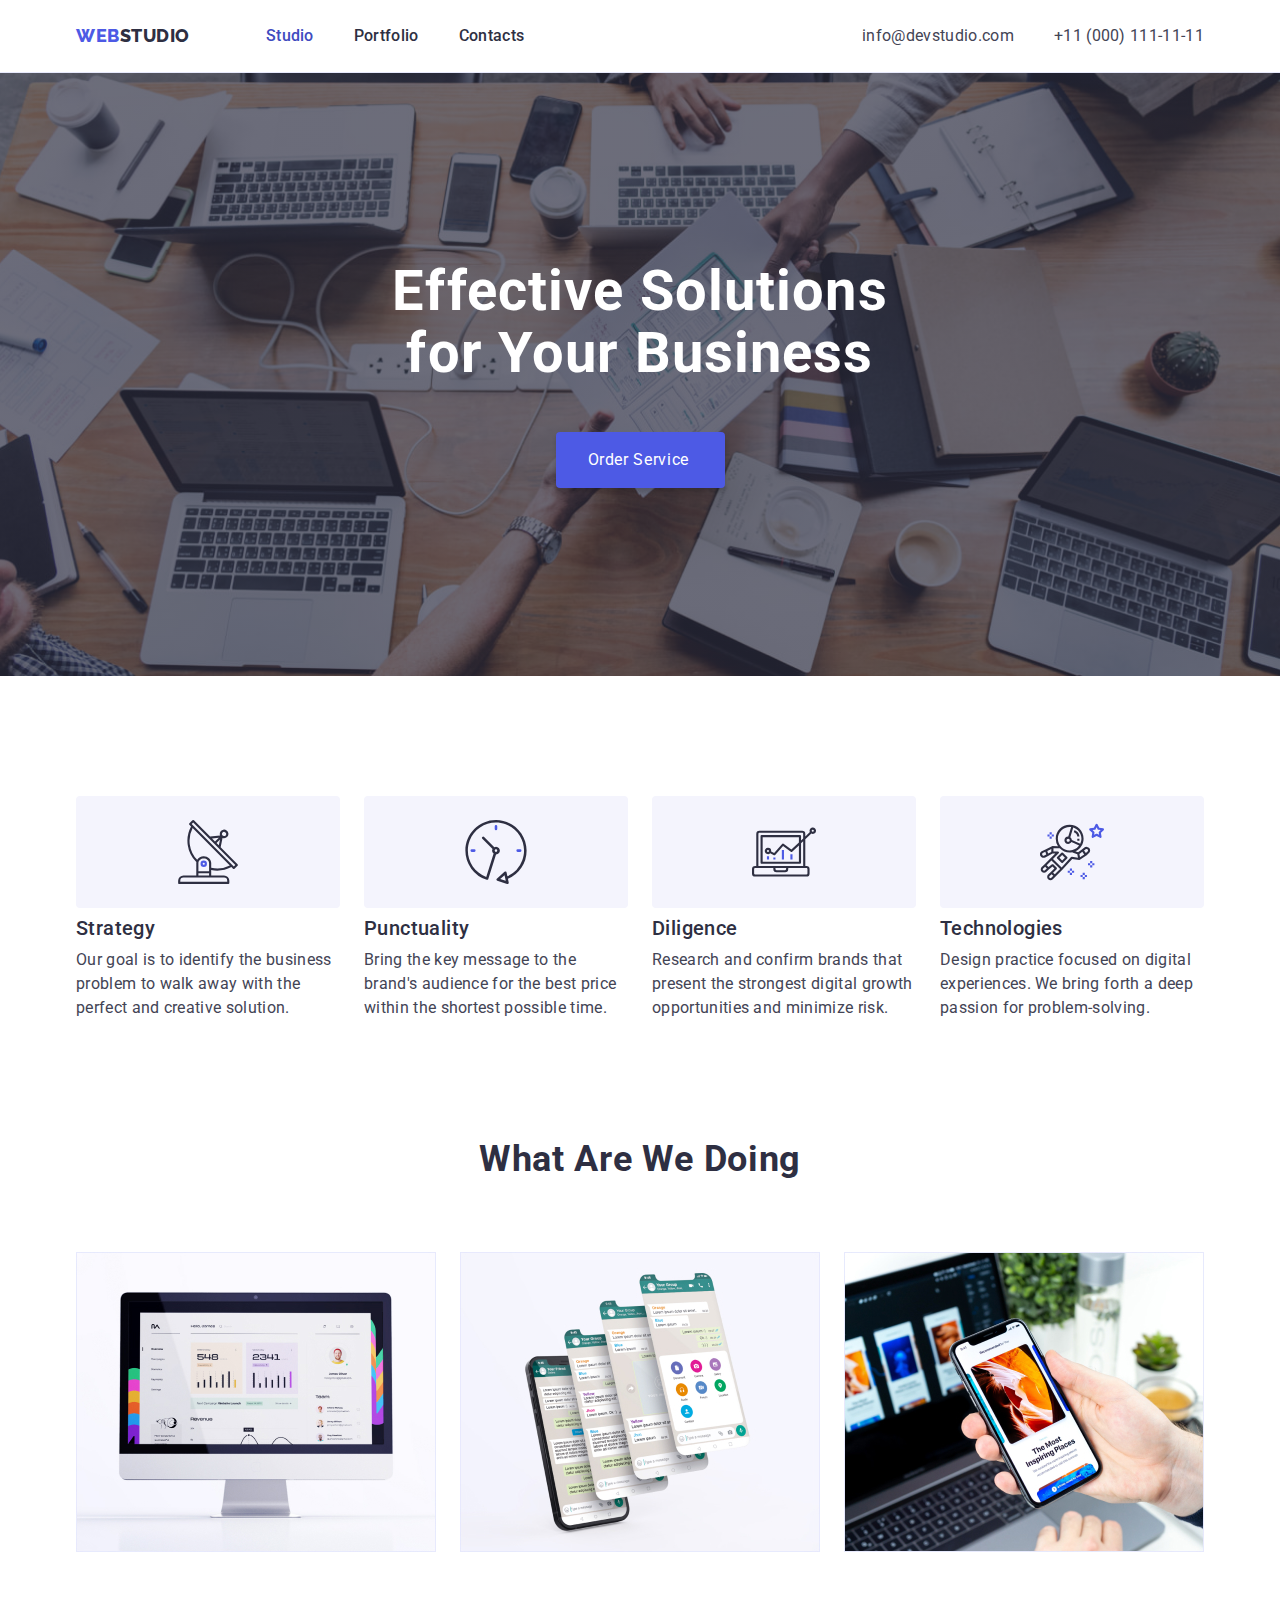
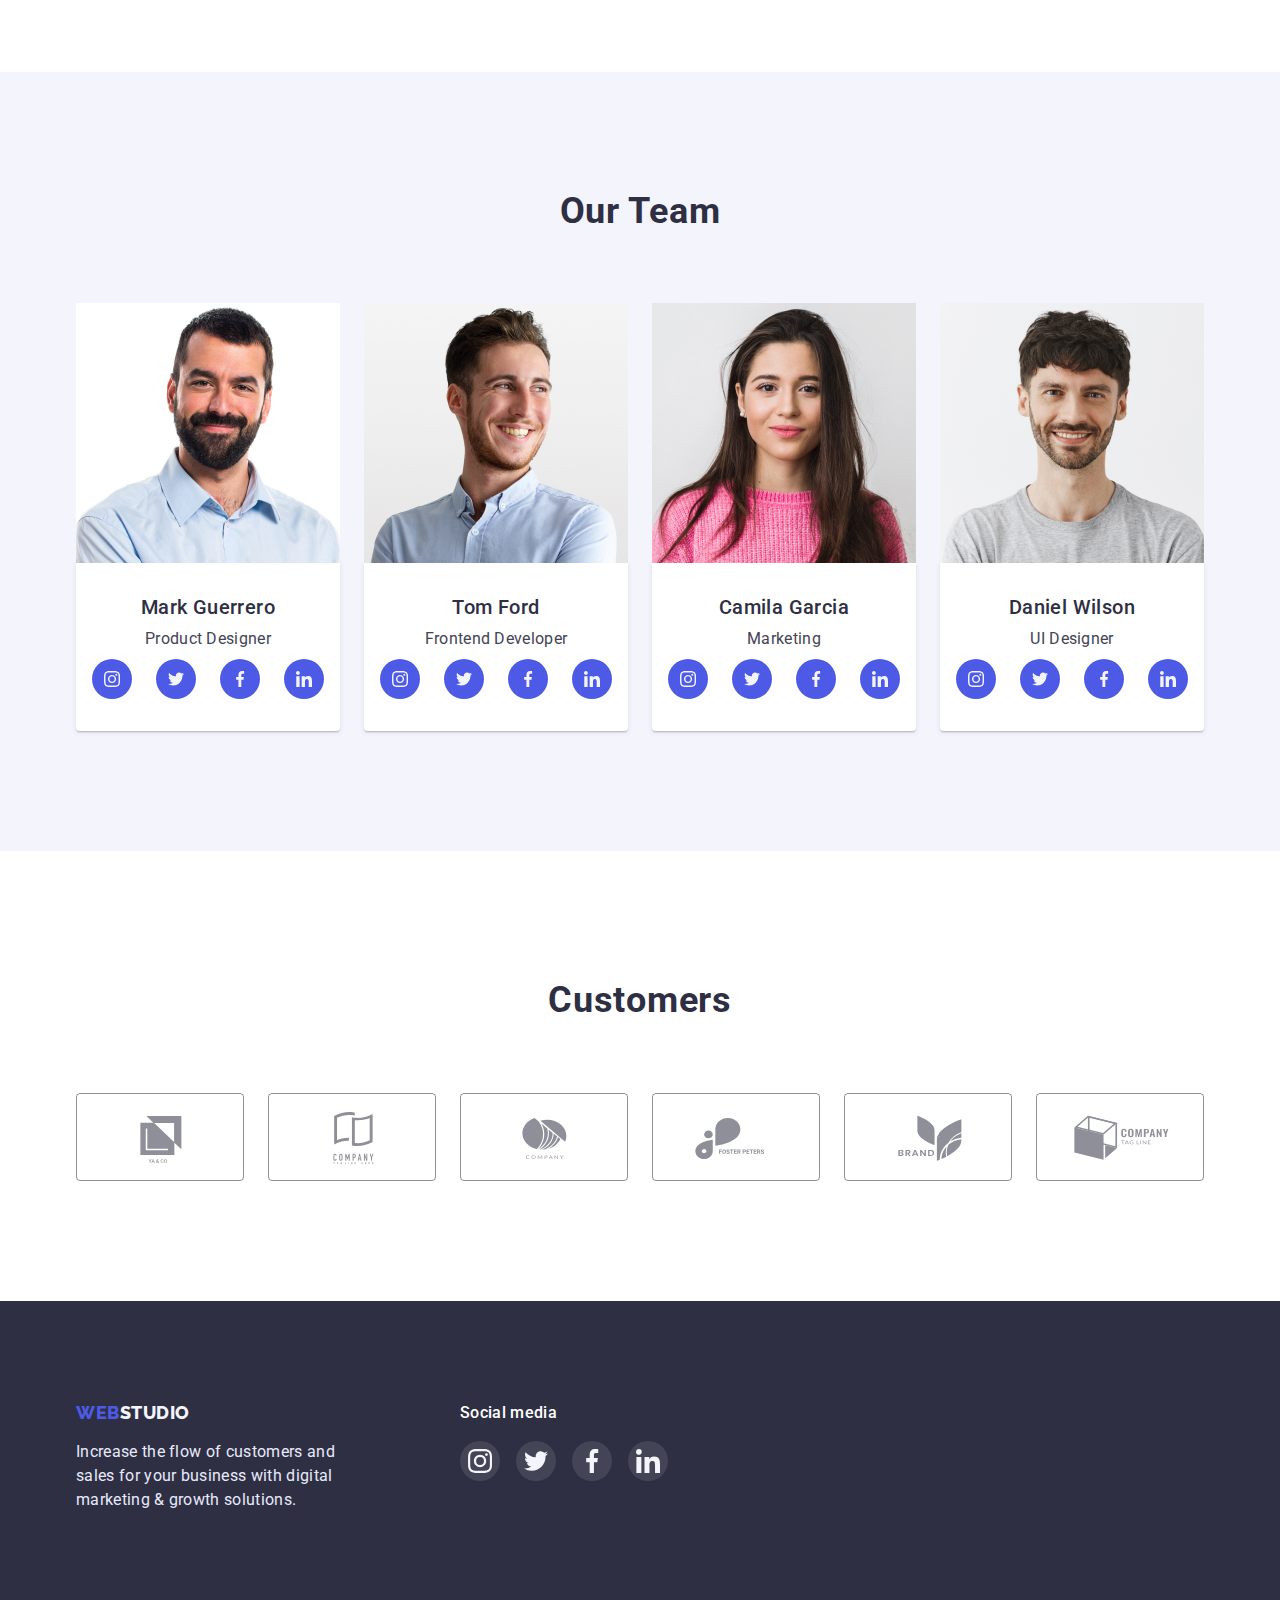
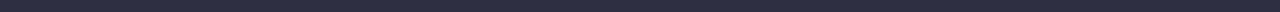
<file: index.html>
<!DOCTYPE html>
<html lang="en">
  <head>
    <meta charset="UTF-8">
    <meta http-equiv="X-UA-Compatible" content="IE=edge">
    <meta name="viewport" content="width=device-width, initial-scale=1.0">
    <link
      href="https://fonts.googleapis.com/css2?family=Raleway:wght@800&family=Roboto:wght@400;500;700;900&display=swap"
      rel="stylesheet"
  >
    <link rel="preconnect" href="https://fonts.gstatic.com">
    <link
      rel="stylesheet"
      href="https://cdnjs.cloudflare.com/ajax/libs/modern-normalize/1.1.0/modern-normalize.min.css"
  >
    <link rel="stylesheet" href="./css/style.css">
    <title>WebStudio</title>
  </head>
  <body>
    <!--Header section-->
    <header class="header">
      <div class="page-header container">
        <nav class="nav">
          <a class="logo-link" href="./index.html"
            ><span class="logo">Web</span>Studio</a
          >
          <ul class="nav-list">
            <li class="nav-item">
              <a class="nav-link current" href="./index.html">Studio</a>
            </li>
            <li class="nav-item">
              <a class="nav-link" href="./portfolio.html">Portfolio</a>
            </li>
            <li class="nav-item">
              <a class="nav-link" href="">Contacts</a>
            </li>
          </ul>
        </nav>
        <address class="contacts">
          <ul class="contacts-list">
            <li class="contacts-item">
              <a class="contact-link" href="mailto:info@devstudio.com"
                >info@devstudio.com</a
              >
            </li>
            <li>
              <a class="contact-link" href="tel:+110001111111"
                >+11 (000) 111-11-11</a
              >
            </li>
          </ul>
        </address>
      </div>
    </header>
    <main>
      <!--Hero section-->
      <section class="hero-section">
        <div class="container">
          <h1 class="hero-title">Effective Solutions for Your Business</h1>
          <button class="hero-btn" type="button">Order Service</button>
        </div>
      </section>
      <!--Strategy section-->
      <section class="strategy-section section">
        <div class="container">
          <h2 class="strategy-title" hidden>About</h2>
          <ul class="strategy-list">
            <li class="strategy-item">
              <div class="strategy-icon-conteiner">
                <svg class="features-icon" width="64" height="64">
                  <use href="./images/icons.svg#icon-antenna"></use>
                </svg>
              </div>
              <h3 class="section-sub-title">Strategy</h3>
              <p class="section-text">
                Our goal is to identify the business problem to walk away with
                the perfect and creative solution.
              </p>
            </li>
            <li class="strategy-item">
              <div class="strategy-icon-conteiner">
                <svg class="features-icon" width="64" height="64">
                  <use href="./images/icons.svg#icon-clock"></use>
                </svg>
              </div>
              <h3 class="section-sub-title">Punctuality</h3>
              <p class="section-text">
                Bring the key message to the brand's audience for the best price
                within the shortest possible time.
              </p>
            </li>
            <li class="strategy-item">
              <div class="strategy-icon-conteiner">
                <svg class="features-icon" width="64" height="64">
                  <use href="./images/icons.svg#icon-diagram"></use>
                </svg>
              </div>
              <h3 class="section-sub-title">Diligence</h3>
              <p class="section-text">
                Research and confirm brands that present the strongest digital
                growth opportunities and minimize risk.
              </p>
            </li>
            <li class="strategy-item">
              <div class="strategy-icon-conteiner">
                <svg class="features-icon" width="64" height="64">
                  <use href="./images/icons.svg#icon-astronaut"></use>
                </svg>
              </div>
              <h3 class="section-sub-title">Technologies</h3>
              <p class="section-text">
                Design practice focused on digital experiences. We bring forth a
                deep passion for problem-solving.
              </p>
            </li>
          </ul>
        </div>
      </section>
      <!--What are we doing section-->
      <section class="concept-section section">
        <div class="container">
          <h2 class="section-title">What are we doing</h2>
          <ul class="concept-list">
            <li class="concept-item">
              <img
                class="concept-img"
                src="./images/img-1.jpg"
                alt="Desktop PC"
                width="360"
                height="300"
              />
            </li>
            <li class="concept-item">
              <img
                class="concept-img"
                src="./images/img-2.jpg"
                alt="Smartphone interface"
                width="360"
                height="300"
              />
            </li>
            <li class="concept-item">
              <img
                class="concept-img"
                src="./images/img-3.jpg"
                alt="Smartphone in hand"
                width="360"
                height="300"
              />
            </li>
          </ul>
        </div>
      </section>
      <!--Team section-->
      <section class="team-section section">
        <div class="container">
          <h2 class="section-title">Our Team</h2>
          <ul class="team-list">
            <li class="team-item">
              <img
                class="team-img"
                src="./images/teamcard-1.jpg"
                alt="Product Designer image"
                width="264"
                height="260"
              />
              <div class="text-container">
                <h3 class="section-sub-title">Mark Guerrero</h3>
                <p class="section-text networks">Product Designer</p>
                <ul class="social-networks">
                  <li class="social-items">
                    <a href="" class="social-link">
                      <svg class="social-icon" width="16" height="16">
                        <use href="./images/icons.svg#icon-instagram"></use>
                      </svg>
                    </a>
                  </li>
                  <li class="social-items">
                    <a href="" class="social-link">
                      <svg class="social-icon" width="16" height="16">
                        <use href="./images/icons.svg#icon-twitter"></use>
                      </svg>
                    </a>
                  </li>
                  <li class="social-items">
                    <a href="" class="social-link">
                      <svg class="social-icon" width="16" height="16">
                        <use href="./images/icons.svg#icon-facebook"></use>
                      </svg>
                    </a>
                  </li>
                  <li class="social-items">
                    <a href="" class="social-link">
                      <svg class="social-icon" width="16" height="16">
                        <use href="./images/icons.svg#icon-linkedin"></use>
                      </svg>
                    </a>
                  </li>
                </ul>
              </div>
            </li>
            <li class="team-item">
              <img
                class="team-img"
                src="./images/teamcard-2.jpg"
                alt="image"
                width="264"
                height="260"
              />
              <div class="text-container">
                <h3 class="section-sub-title">Tom Ford</h3>
                <p class="section-text networks">Frontend Developer</p>
                <ul class="social-networks">
                  <li class="social-items">
                    <a href="" class="social-link">
                      <svg class="social-icon" width="16" height="16">
                        <use href="./images/icons.svg#icon-instagram"></use>
                      </svg>
                    </a>
                  </li>
                  <li class="social-items">
                    <a href="" class="social-link">
                      <svg class="social-icon" width="16" height="16">
                        <use href="./images/icons.svg#icon-twitter"></use>
                      </svg>
                    </a>
                  </li>
                  <li class="social-items">
                    <a href="" class="social-link">
                      <svg class="social-icon" width="16" height="16">
                        <use href="./images/icons.svg#icon-facebook"></use>
                      </svg>
                    </a>
                  </li>
                  <li class="social-items">
                    <a href="" class="social-link">
                      <svg class="social-icon" width="16" height="16">
                        <use href="./images/icons.svg#icon-linkedin"></use>
                      </svg>
                    </a>
                  </li>
                </ul>
              </div>
            </li>
            <li class="team-item">
              <img
                class="team-img"
                src="./images/teamcard-3.jpg"
                alt="Frontend Developer image"
                width="264"
                height="260"
              />
              <div class="text-container">
                <h3 class="section-sub-title">Camila Garcia</h3>
                <p class="section-text networks">Marketing</p>
                <ul class="social-networks">
                  <li class="social-items">
                    <a href="#" class="social-link">
                      <svg class="social-icon" width="16" height="16">
                        <use href="./images/icons.svg#icon-instagram"></use>
                      </svg>
                    </a>
                  </li>
                  <li class="social-items">
                    <a href="#" class="social-link">
                      <svg class="social-icon" width="16" height="16">
                        <use href="./images/icons.svg#icon-twitter"></use>
                      </svg>
                    </a>
                  </li>
                  <li class="social-items">
                    <a href="#" class="social-link">
                      <svg class="social-icon" width="16" height="16">
                        <use href="./images/icons.svg#icon-facebook"></use>
                      </svg>
                    </a>
                  </li>
                  <li class="social-items">
                    <a href="#" class="social-link">
                      <svg class="social-icon" width="16" height="16">
                        <use href="./images/icons.svg#icon-linkedin"></use>
                      </svg>
                    </a>
                  </li>
                </ul>
              </div>
            </li>
            <li class="team-item">
              <img
                class="team-img"
                src="./images/teamcard-4.jpg"
                alt="UI Designer image"
                width="264"
                height="260"
              />
              <div class="text-container">
                <h3 class="section-sub-title">Daniel Wilson</h3>
                <p class="section-text networks">UI Designer</p>
                <ul class="social-networks">
                  <li class="social-items">
                    <a href="" class="social-link">
                      <svg class="social-icon" width="16" height="16">
                        <use href="./images/icons.svg#icon-instagram"></use>
                      </svg>
                    </a>
                  </li>
                  <li class="social-items">
                    <a href="" class="social-link">
                      <svg class="social-icon" width="16" height="16">
                        <use href="./images/icons.svg#icon-twitter"></use>
                      </svg>
                    </a>
                  </li>
                  <li class="social-items">
                    <a href="" class="social-link">
                      <svg class="social-icon" width="16" height="16">
                        <use href="./images/icons.svg#icon-facebook"></use>
                      </svg>
                    </a>
                  </li>
                  <li class="social-items">
                    <a href="" class="social-link">
                      <svg class="social-icon" width="16" height="16">
                        <use href="./images/icons.svg#icon-linkedin"></use>
                      </svg>
                    </a>
                  </li>
                </ul>
              </div>
            </li>
          </ul>
        </div>
      </section>
      <!-- Customers section -->
      <section class="customers-section section">
        <div class="container">
          <h2 class="section-title">Customers</h2>
          <ul class="customers-social-networks">
            <li class="customers-social-items">
              <a href="#" class="customers-social-link">
                <svg class="customers-social-icon" width="104" height="56">
                  <use href="./images/icons.svg#icon-company-1"></use>
                </svg>
              </a>
            </li>
            <li class="customers-social-items">
              <a href="#" class="customers-social-link">
                <svg class="customers-social-icon" width="104" height="56">
                  <use href="./images/icons.svg#icon-company-2"></use>
                </svg>
              </a>
            </li>
            <li class="customers-social-items">
              <a href="#" class="customers-social-link">
                <svg class="customers-social-icon" width="104" height="56">
                  <use href="./images/icons.svg#icon-company-3"></use>
                </svg>
              </a>
            </li>
            <li class="customers-social-items">
              <a href="#" class="customers-social-link">
                <svg class="customers-social-icon" width="104" height="56">
                  <use href="./images/icons.svg#icon-company-4"></use>
                </svg>
              </a>
            </li>
            <li class="customers-social-items">
              <a href="#" class="customers-social-link">
                <svg class="customers-social-icon" width="104" height="56">
                  <use href="./images/icons.svg#icon-company-5"></use>
                </svg>
              </a>
            </li>
            <li class="customers-social-items">
              <a href="#" class="customers-social-link">
                <svg class="customers-social-icon" width="104" height="56">
                  <use href="./images/icons.svg#icon-company-6"></use>
                </svg>
              </a>
            </li>
          </ul>
        </div>
      </section>
    </main>
    <!--Footer section-->
    <footer class="footer-section">
      <div class="container footer-wrapper">
        <div class="footer-logo-conteiner">
          <a class="logo-link" href="./index.html"
            ><span class="logo">Web</span
            ><span class="logo-ligth">Studio</span></a
          >
          <p class="footer-content">
            Increase the flow of customers and sales for your business with
            digital marketing & growth solutions.
          </p>
        </div>
        <div class="footer-icons-conteiner">
          <p class="footer-section-text">Social media</p>
          <ul class="footer-social-networks">
            <li class="footer-social-items">
              <a href="" class="footer-social-link">
                <svg class="footer-social-icon" width="24" height="24">
                  <use href="./images/icons.svg#icon-instagram"></use>
                </svg>
              </a>
            </li>
            <li class="footer-social-items">
              <a href="#" class="footer-social-link">
                <svg class="footer-social-icon" width="24" height="24">
                  <use href="./images/icons.svg#icon-twitter"></use>
                </svg>
              </a>
            </li>
            <li class="footer-social-items">
              <a href="#" class="footer-social-link">
                <svg class="footer-social-icon" width="24" height="24">
                  <use href="./images/icons.svg#icon-facebook"></use>
                </svg>
              </a>
            </li>
            <li class="footer-social-items">
              <a href="" class="footer-social-link">
                <svg class="footer-social-icon" width="24" height="24">
                  <use href="./images/icons.svg#icon-linkedin"></use>
                </svg>
              </a>
            </li>
          </ul>
        </div>
      </div>
    </footer>
  </body>
</html>
</file>
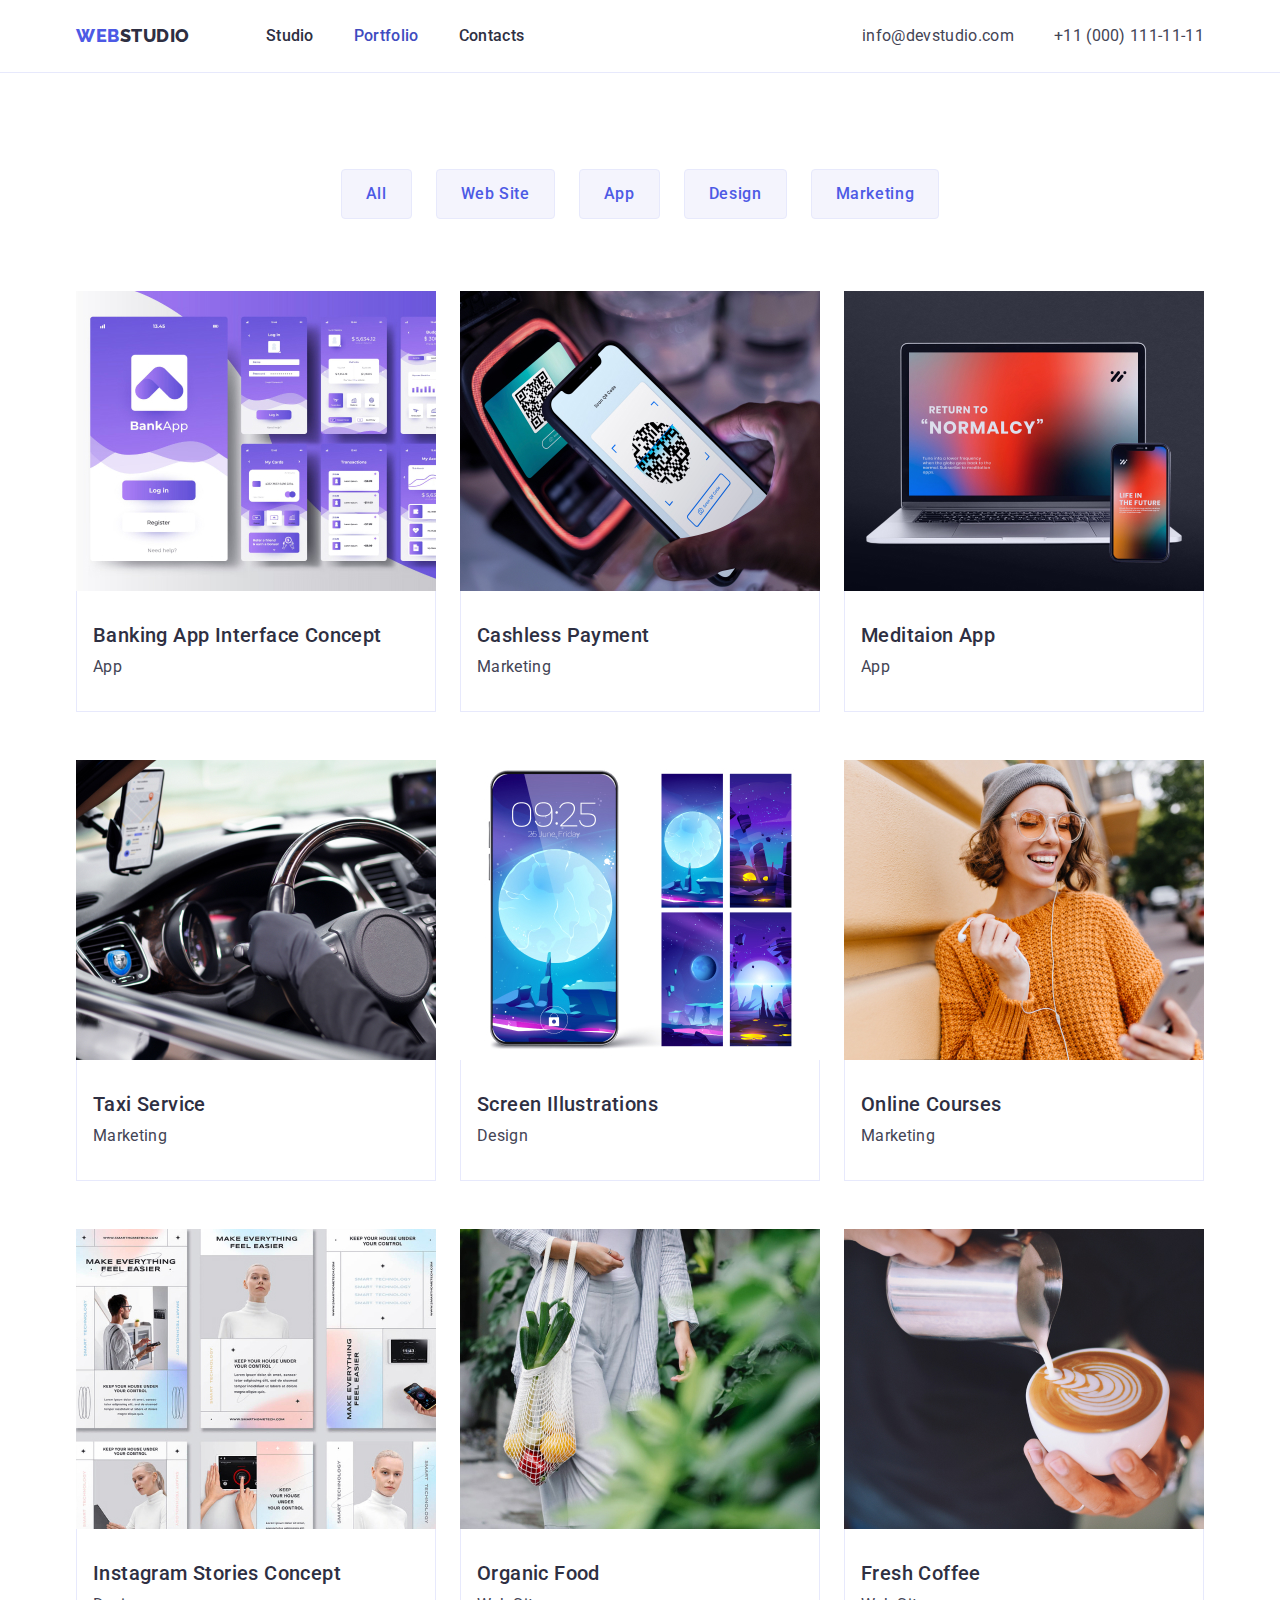
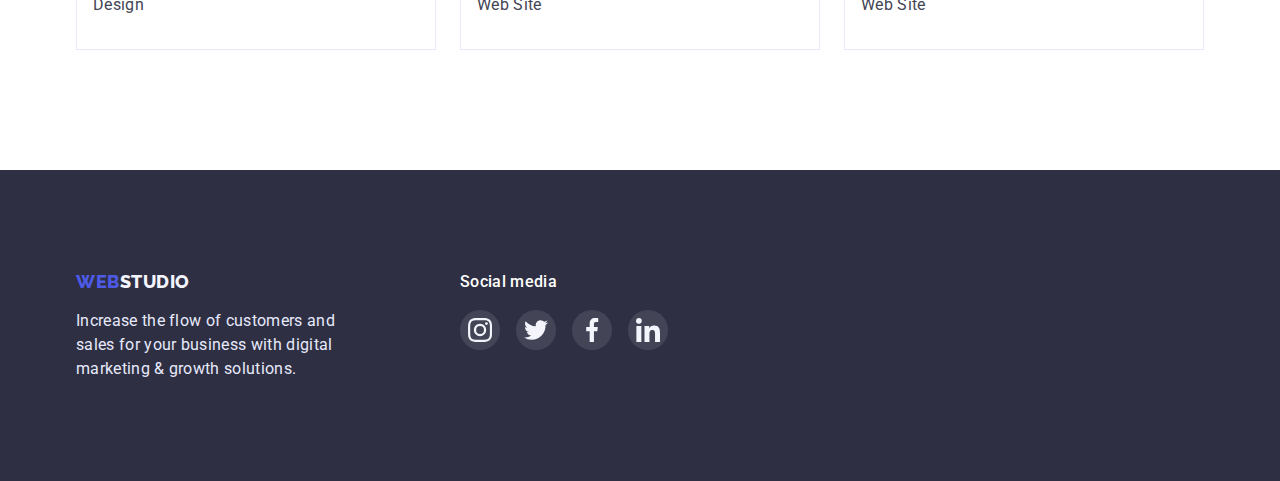
<file: portfolio.html>
<!DOCTYPE html>
<html lang="en">
  <head>
    <meta charset="UTF-8">
    <meta http-equiv="X-UA-Compatible" content="IE=edge">
    <meta name="viewport" content="width=device-width, initial-scale=1.0">
    <link
      href="https://fonts.googleapis.com/css2?family=Raleway:wght@800&family=Roboto:wght@400;500;700;900&display=swap"
      rel="stylesheet"
  >
    <link rel="preconnect" href="https://fonts.gstatic.com">
    <link
      rel="stylesheet"
      href="https://cdnjs.cloudflare.com/ajax/libs/modern-normalize/1.1.0/modern-normalize.min.css"
  >
    <link rel="stylesheet" href="./css/style.css">
    <title>WebStudio</title>
  </head>
  <body>
    <!--Header section-->
    <header class="header">
      <div class="page-header container">
        <nav class="nav">
          <a class="logo-link" href="./index.html"
            ><span class="logo">Web</span>Studio</a
          >
          <ul class="nav-list">
            <li class="nav-item">
              <a class="nav-link" href="./index.html">Studio</a>
            </li>
            <li class="nav-item">
              <a class="nav-link current" href="./portfolio.html">Portfolio</a>
            </li>
            <li class="nav-item">
              <a class="nav-link" href="">Contacts</a>
            </li>
          </ul>
        </nav>
        <address class="contacts">
          <ul class="contacts-list">
            <li class="contacts-item">
              <a class="contact-link" href="mailto:info@devstudio.com"
                >info@devstudio.com</a
              >
            </li>
            <li>
              <a class="contact-link" href="tel:+110001111111"
                >+11 (000) 111-11-11</a
              >
            </li>
          </ul>
        </address>
      </div>
    </header>
    <main>
      <!--Filter section-->
      <section class="gallery-section section">
        <div class="container">
          <h1 hidden>Hidden header</h1>
          <ul class="filter-list">
            <li class="filter-item">
              <button class="filter-btn" type="button">All</button>
            </li>
            <li class="filter-item">
              <button class="filter-btn" type="button">Web Site</button>
            </li>
            <li class="filter-item">
              <button class="filter-btn" type="button">App</button>
            </li>
            <li class="filter-item">
              <button class="filter-btn" type="button">Design</button>
            </li>
            <li class="filter-item">
              <button class="filter-btn" type="button">Marketing</button>
            </li>
          </ul>
          <!--IMG section-->
          <ul class="gallery-items">
            <li class="gallery-item">
              <a href="#" class="portfolio-link">
                <img
                  class="gallery-img"
                  src="./images/pf-1.jpg"
                  alt="App Interface"
                  width="360"
                  height="300"
                />
                <div class="portfolio-text-container">
                <h3 class="section-sub-title">Banking App Interface Concept</h3>
                <p class="section-text">App</p>
              </div>
              </a>
            </li>
            <li class="gallery-item">
              <a href="#" class="portfolio-link">
                <img
                  class="gallery-img"
                  src="./images/pf-2.jpg"
                  alt="Scanning qr code"
                  width="360"
                  height="300"
                />
                <div class="portfolio-text-container">
                  <h3 class="section-sub-title">Cashless Payment</h3>
                  <p class="section-text">Marketing</p>
                </div>
              </a>
            </li>
            <li class="gallery-item">
              <a href="#" class="portfolio-link">
                <img
                  class="gallery-img"
                  src="./images/pf-3.jpg"
                  alt="laptop with phone"
                  width="360"
                  height="300"
                />
                <div class="portfolio-text-container">
                  <h3 class="section-sub-title">Meditaion App</h3>
                  <p class="section-text">App</p>
                </div>
              </a>
            </li>
            <li class="gallery-item">
              <a href="#" class="portfolio-link">
                <img
                  class="gallery-img"
                  src="./images/pf-4.jpg"
                  alt="Vehicle interior"
                  width="360"
                  height="300"
                />
                <div class="portfolio-text-container">
                  <h3 class="section-sub-title">Taxi Service</h3>
                  <p class="section-text">Marketing</p>
                </div>
              </a>
            </li>
            <li class="gallery-item">
              <a href="#" class="portfolio-link">
                <img
                  class="gallery-img"
                  src="./images/pf-5.jpg"
                  alt="Smartphone screen illustrations"
                  width="360"
                  height="300"
                />
                <div class="portfolio-text-container">
                  <h3 class="section-sub-title">Screen Illustrations</h3>
                  <p class="section-text">Design</p>
                </div>
              </a>
            </li>
            <li class="gallery-item">
              <a href="#" class="portfolio-link">
                <img
                  class="gallery-img"
                  src="./images/pf-6.jpg"
                  alt="Smiling woman"
                  width="360"
                  height="300"
                />
                <div class="portfolio-text-container">
                  <h3 class="section-sub-title">Online Courses</h3>
                  <p class="section-text">Marketing</p>
                </div>
              </a>
            </li>
            <li class="gallery-item">
              <a href="#" class="portfolio-link">
                <img
                  class="gallery-img"
                  src="./images/pf-7.jpg"
                  alt="Types of design"
                  width="360"
                  height="300"
                />
                <div class="portfolio-text-container">
                  <h3 class="section-sub-title">Instagram Stories Concept</h3>
                  <p class="section-text">Design</p>
                </div>
              </a>
            </li>
            <li class="gallery-item">
              <a href="#" class="portfolio-link">
                <img
                  class="gallery-img"
                  src="./images/pf-8.jpg"
                  alt="Woman with fruits"
                  width="360"
                  height="300"
                />
                <div class="portfolio-text-container">
                  <h3 class="section-sub-title">Organic Food</h3>
                  <p class="section-text">Web Site</p>
                </div>
              </a>
            </li>
            <li class="gallery-item">
              <a href="#" class="portfolio-link">
                <img
                  class="gallery-img"
                  src="./images/pf-9.jpg"
                  alt="A cup of coffee"
                  width="360"
                  height="300"
                />
                <div class="portfolio-text-container">
                  <h3 class="section-sub-title">Fresh Coffee</h3>
                  <p class="section-text">Web Site</p>
                </div>
              </a>
            </li>
          </ul>
        </div>
      </section>
    </main>
    <!--Footer section-->
    <footer class="footer-section">
      <div class="container footer-wrapper">
        <div class="footer-logo-conteiner">
          <a class="logo-link" href="./index.html"
            ><span class="logo">Web</span
            ><span class="logo-ligth">Studio</span></a
          >
          <p class="footer-content">
            Increase the flow of customers and sales for your business with
            digital marketing & growth solutions.
          </p>
        </div>
        <div class="footer-icons-conteiner">
          <p class="footer-section-text">Social media</p>
          <ul class="footer-social-networks">
            <li class="footer-social-items">
              <a href="" class="footer-social-link">
                <svg class="footer-social-icon" width="24" height="24">
                  <use href="./images/icons.svg#icon-instagram"></use>
                </svg>
              </a>
            </li>
            <li class="footer-social-items">
              <a href="#" class="footer-social-link">
                <svg class="footer-social-icon" width="24" height="24">
                  <use href="./images/icons.svg#icon-twitter"></use>
                </svg>
              </a>
            </li>
            <li class="footer-social-items">
              <a href="#" class="footer-social-link">
                <svg class="footer-social-icon" width="24" height="24">
                  <use href="./images/icons.svg#icon-facebook"></use>
                </svg>
              </a>
            </li>
            <li class="footer-social-items">
              <a href="" class="footer-social-link">
                <svg class="footer-social-icon" width="24" height="24">
                  <use href="./images/icons.svg#icon-linkedin"></use>
                </svg>
              </a>
            </li>
          </ul>
        </div>
      </div>
    </footer>
  </body>
</html>
</file>
<file: css/style.css>
:root {
  /*
    |============================
    | Colors
    |============================
  */
  --iris: #4d5ae5;
  --ocean: #404bbf;
  --navy-blue: #2e2f42;
  --green: #31d0aa;
  --slate: #434455;
  --light-slate: #8e8f99;
  --cornflower: #e7e9fc;
  --cloud: #f4f4fd;
  --navy-blue-modal: #2e2f42;
  --gray: #2e2f42;
  --white: #ffffff;
  /*
    |============================
    | Background Colors
    |============================
  */
  --bg-iris: #4d5ae5;
  --bg-ocean: #404bbf;
  --bg-navy-blue: #2e2f42;
  --bg-cloud: #f4f4fd;
  --bg-white: #ffffff;
}

/*
    |============================
    | Reset style
    |============================
  */

h1,
h2,
h3,
h4,
h5,
h6,
p {
  margin: 0;
}

ul {
  margin: 0;
  padding: 0;
  list-style: none;
}

body {
  font-family: "Roboto", sans-serif;
  font-size: 16px;
  background: var(--bg-white);
  color: var(--navy-blue);
}

.container {
  max-width: 1158px;
  padding-left: 15px;
  padding-right: 15px;
  margin: 0 auto;
}

.section {
  padding-top: 120px;
  padding-bottom: 120px;
}

.header {
  border-bottom: 1px solid var(--cornflower);
  padding-top: 24px;
  padding-bottom: 24px;
}

.page-header {
  display: flex;
  align-items: center;
  justify-content: space-between;
}

img {
  display: block;
  display: block;
  max-width: 100%;
  height: auto;
}

.section-title {
  margin-bottom: 72px;
  font-size: 36px;
  line-height: 1.1;
  text-align: center;
  letter-spacing: 0.02em;
  text-transform: capitalize;
  color: var(--navy-blue);
}

.section-sub-title {
  margin-bottom: 8px;
  font-weight: 500;
  font-size: 20px;
  line-height: 1.2;
  letter-spacing: 0.02em;
  color: var(--navy-blue);
}

.section-text {
  line-height: 1.5;
  letter-spacing: 0.02em;
  color: var(--slate);
}

.logo-link {
  display: flex;
  margin-right: 76px;
  font-family: "Raleway";
  font-style: normal;
  font-weight: 800;
  font-size: 18px;
  line-height: 1.3;
  letter-spacing: 0.03em;
  text-decoration: none;
  text-transform: uppercase;
  color: var(--navy-blue);
}

.logo {
  color: var(--iris);
}

.logo-ligth {
  color: var(--cloud);
}

.nav-item {
  list-style: none;
}

.nav {
  display: flex;
  align-items: center;
}

.nav-list {
  display: flex;
  align-items: center;
}

.nav-item:not(:last-child) {
  margin-right: 40px;
}

.nav-link {
  font-weight: 500;
  line-height: 1.5;
  letter-spacing: 0.02em;
  color: var(--navy-blue);
  text-decoration: none;
}

.nav-link.current {
  color: var(--ocean);
}
.nav-link:hover,
.nav-link:focus {
  color: var(--ocean);
}

.contacts-list {
  display: flex;
  padding-top: 24;
  padding-bottom: 24;
  list-style: none;
}

.contact-link {
  font-style: normal;
  line-height: 1.5;
  letter-spacing: 0.02em;
  color: var(--slate);
  text-decoration: none;
}

.contact-link:hover,
.contact-link:focus {
  color: var(--ocean);
}

.contacts .contacts-item:not(:last-child) {
  margin-right: 40px;
}
.hero-section {
  padding: 188px 0;
  max-width: 1440px;
  margin-left: auto;
  margin-right: auto;
  background-image: linear-gradient(
      to right,
      rgba(46, 47, 66, 0.7),
      rgba(46, 47, 66, 0.7)
    ),
    url("../images/hero.jpg");
  background-repeat: no-repeat;
  background-position: center;
  background-size: cover;
}

.hero-title {
  width: 496px;
  margin-top: 0;
  margin-left: auto;
  margin-right: auto;
  margin-bottom: 48px;
  font-size: 56px;
  line-height: 1.1;
  text-align: center;
  letter-spacing: 0.02em;
  color: var(--white);
}

.hero-btn {
  display: flex;
  min-width: 169px;
  font-size: 16px;
  line-height: 1.5;
  padding: 16px 32px;
  margin-left: auto;
  margin-right: auto;
  text-align: center;
  letter-spacing: 0.04em;
  color: var(--white);
  background: var(--bg-iris);
  box-shadow: 0px 4px 4px rgba(0, 0, 0, 0.15);
  border-radius: 4px;
  border: transparent;
  cursor: pointer;
}
.hero-btn:hover,
.hero-btn:focus {
  color: var(--white);
  background: var(--bg-ocean);
}

.strategy-section {
  padding-bottom: 0;
}

.strategy-icon-conteiner {
  display: flex;
  align-items: center;
  justify-content: center;
  width: 264px;
  height: 112px;
  margin-bottom: 8px;
  background-color: var(--bg-cloud);
  border-radius: 4px;
}

.strategy-title {
  font-size: 36px;
  line-height: 1.1;
  text-align: center;
  letter-spacing: 0.02em;
  text-transform: capitalize;
  color: var(--bg-navy-blue);
  margin-bottom: 72px;
}

.strategy-list {
  display: flex;
  align-items: center;
  gap: 24px;
}

.strategy-item {
  width: 264px;
}

.concept-list {
  display: flex;
  flex-wrap: wrap;
  align-items: center;
  column-gap: 24px;
}

.team-section {
  background-color: var(--bg-cloud);
}

.team-content {
  line-height: 1.5;
  letter-spacing: 0.02em;
  color: var(--slate);
}

.team-list {
  display: flex;
  align-items: center;
  flex-wrap: wrap;
  column-gap: 24px;
}

.team-item {
  background-color: var(--bg-white);
}

.text-container {
  padding: 32px 16px;
  text-align: center;
  background-color: var(--bg-white);
  box-shadow: 0px 1px 6px rgba(46, 47, 66, 0.08),
    0px 1px 1px rgba(46, 47, 66, 0.16), 0px 2px 1px rgba(46, 47, 66, 0.08);
  border-radius: 0px 0px 4px 4px;
  border-top: 0;
}

.networks {
  margin-bottom: 8px;
}

.social-networks {
  display: flex;
  justify-content: center;
  gap: 24px;
}

.social-link {
  display: flex;
  justify-content: center;
  align-items: center;
  width: 40px;
  height: 40px;
  padding: 12px;
  background-color: var(--bg-iris);
  border-radius: 50%;
}

.social-icon {
  fill: var(--cloud);
}

.social-link:hover,
.social-link:focus {
  background: var(--bg-ocean);
}

.customers-section {
  padding-top: 130px;
}

.customers-social-networks {
  display: flex;
  align-items: center;
  gap: 24px;
  padding: 0;
  margin: auto;
}

.customers-social-items {
  width: 168px;
}

.customers-social-link {
  display: flex;
  align-items: center;
  justify-content: center;
  width: 100%;
  height: 88px;
  color: var(--light-slate);
  border: 1px solid var(--light-slate);
  border-radius: 4px;
}

.customers-social-icon {
  fill: currentColor;
}

.customers-social-link:hover,
.customers-social-link:focus {
  color: var(--ocean);
  border: 1px solid var(--ocean);
}

.footer-wrapper {
  display: flex;
}

.footer-section {
  padding-top: 100px;
  padding-bottom: 100px;
  background-color: var(--bg-navy-blue);
}

.footer-content {
  width: 264px;
  margin-top: 16px;
  line-height: 1.5;
  letter-spacing: 0.02em;
  color: var(--cornflower);
}

.footer-social-networks {
  display: flex;
  gap: 16px;
}

.footer-social-link {
  display: flex;
  justify-content: center;
  align-items: center;
  width: 40px;
  height: 40px;
  border-radius: 50%;
  background-color: rgba(255, 255, 255, 0.1);
}
.footer-logo-conteiner {
  margin-right: 120px;
}

.footer-section-text {
  font-weight: 500;
  line-height: 1.5;
  letter-spacing: 0.02em;
  color: #ffffff;
  margin-bottom: 16px;
}

.footer-social-link:hover,
.footer-social-link:focus {
  background: var(--green);
}

.filter-list {
  display: flex;
  justify-content: center;
  gap: 24px;
}

.filter-btn {
  padding: 12px 24px;
  font-family: inherit;
  font-weight: 500;
  font-size: 16px;
  line-height: 1.5;
  letter-spacing: 0.04em;
  cursor: pointer;
  color: var(--iris);
  background: var(--bg-cloud);
  border: 1px solid var(--cornflower);
  border-radius: 4px;
}

.filter-btn:hover,
.filter-btn:focus {
  background: var(--bg-ocean);
  color: var(--white);
  box-shadow: 0px 3px 1px rgba(0, 0, 0, 0.1), 0px 2px 1px rgba(0, 0, 0, 0.08),
    0px 2px 2px rgba(0, 0, 0, 0.12);
}

.gallery-section {
  padding-top: 96px;
}

.gallery-items {
  display: flex;
  flex-wrap: wrap;
  margin-top: 72px;
}

.gallery-item:not(:nth-last-child(-n + 3)) {
  margin-bottom: 48px;
}

.gallery-item:not(:nth-child(3n)) {
  margin-right: 24px;
}

.portfolio-text-container {
  padding: 32px 16px;
  border: solid 1px var(--cornflower);
  border-top: 0;
  background-color: #ffffff;
}

.portfolio-link {
  display: block;
  text-decoration: none;
}

.portfolio-link:hover,
.portfolio-link:focus {
  box-shadow: 0px 1px 6px rgba(46, 47, 66, 0.08),
    0px 1px 1px rgba(46, 47, 66, 0.16), 0px 2px 1px rgba(46, 47, 66, 0.08);
}
</file>
